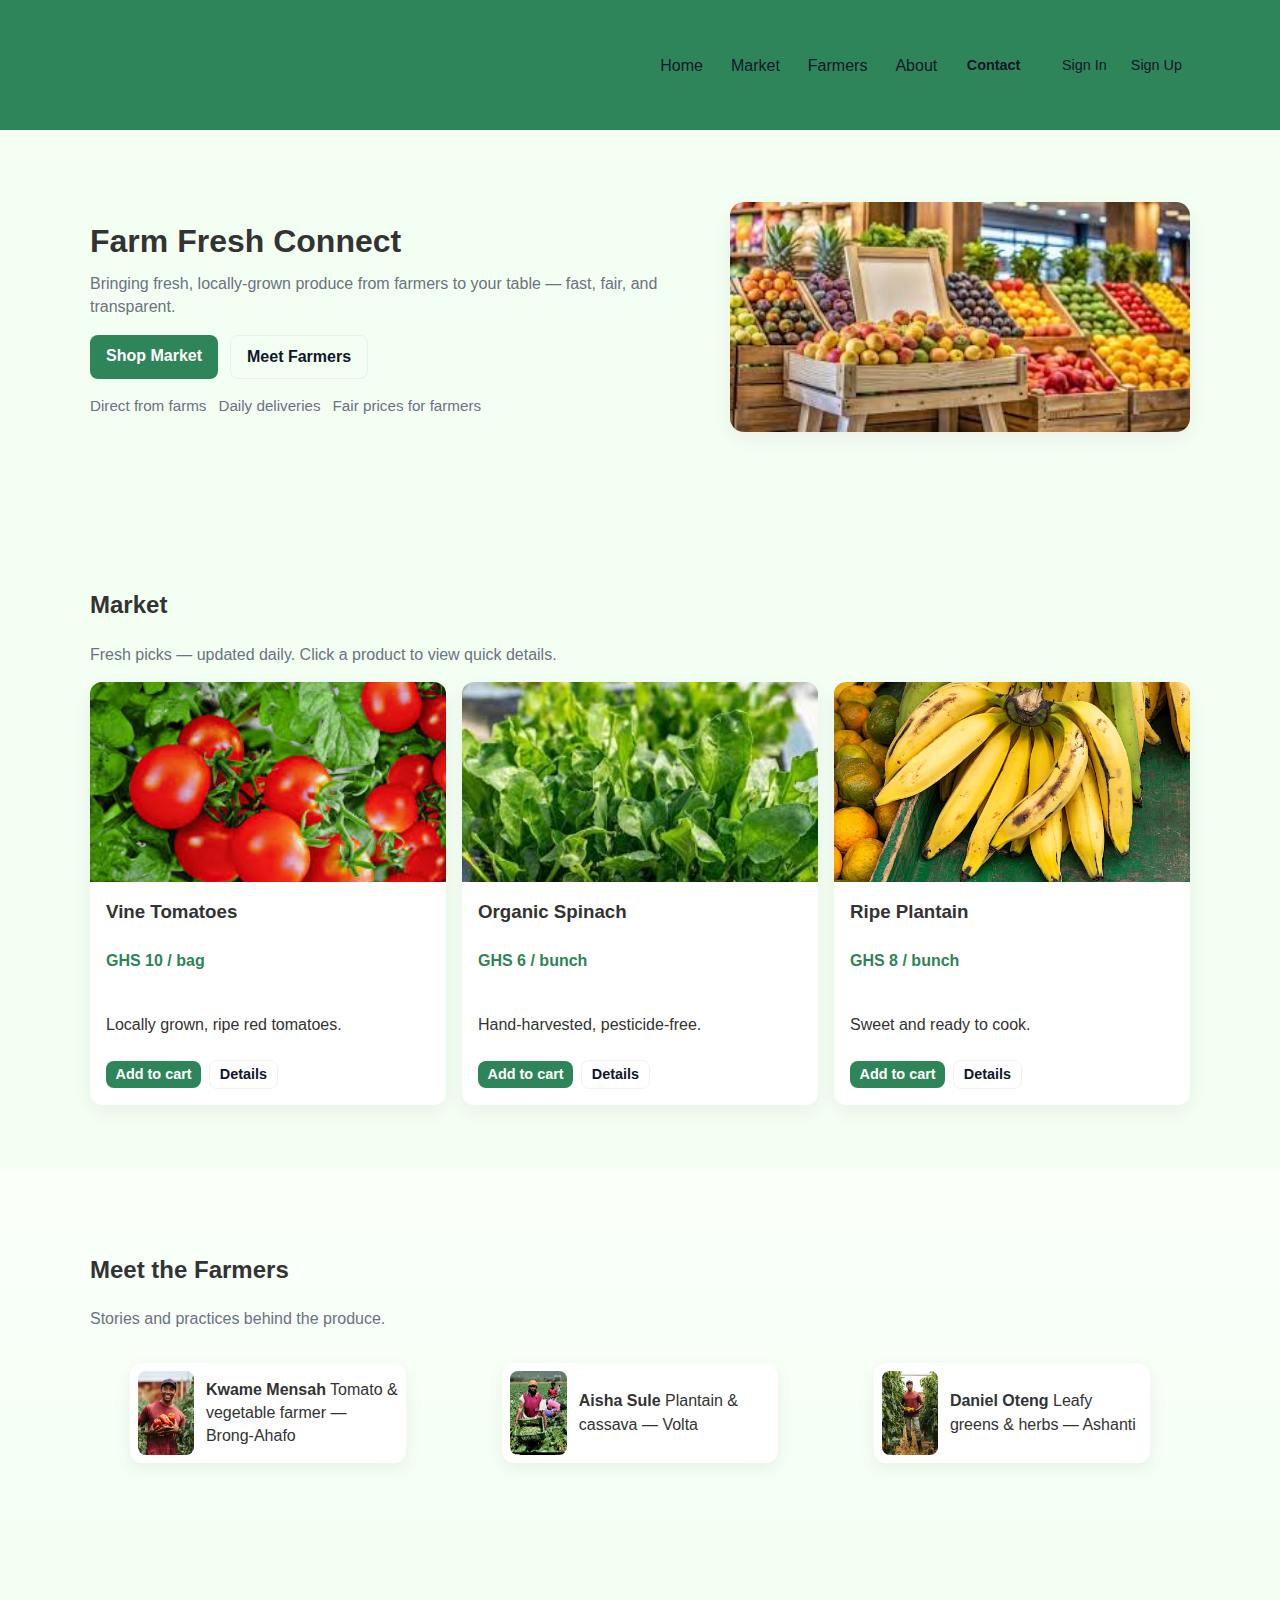
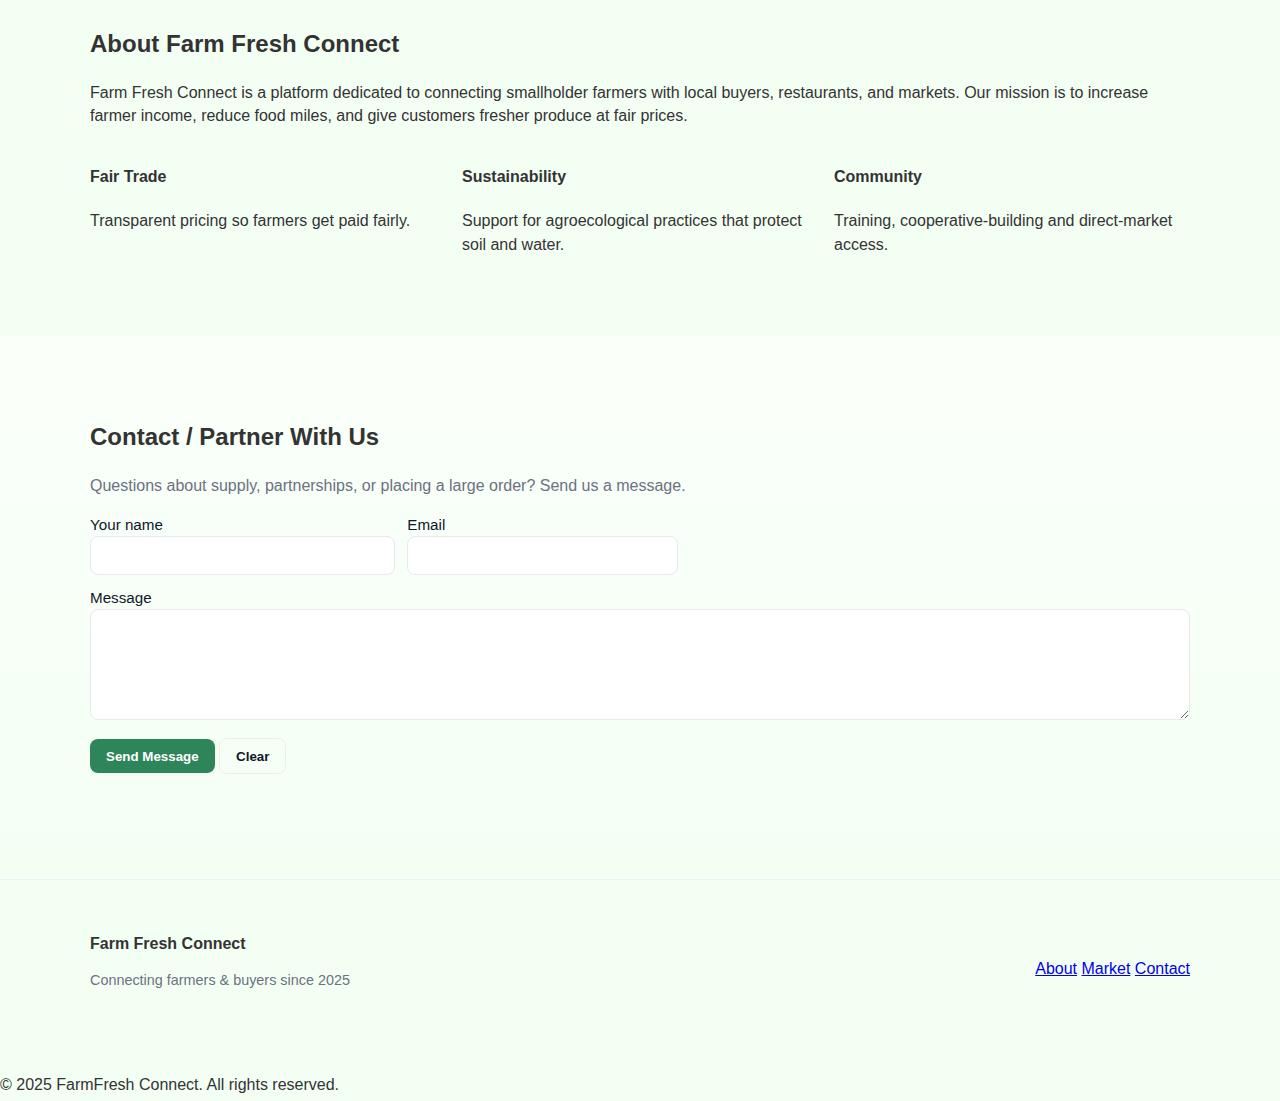
<file: FarmFreshConnect/index.html>
<!doctype html>
<html lang="en">
<head>
  <meta charset="utf-8" />
  <meta name="viewport" content="width=device-width,initial-scale=1" />
  <title>Farm Fresh Connect</title>
  <meta name="description" content="Connects local farmers and buyers — fresh produce delivered directly from the farm." />
  <link rel="stylesheet" href="styles.css" />
</head>
<body>
  <header class="site-header">
    <div class="container header-inner">
      <a class="brand" href="#">Farm Fresh Connect</a>
      <nav class="nav" id="nav">
        <a href="#home">Home</a>
        <a href="#market">Market</a>
        <a href="#farmers">Farmers</a>
        <a href="#about">About</a>
        <a href="#contact" class="btn small">Contact</a>

        <div class="auth-buttons">
            <a href="signin.html" class="button small ghost">Sign In</a>
            <a href="signup.html" class="button small">Sign Up</a>
        </div>
      </nav>

      <button id="nav-toggle" aria-label="Toggle navigation" class="nav-toggle">
        ☰
      </button>
    </div>
  </header>

  <main>
    <!-- HERO -->
    <section id="home" class="hero">
      <div class="container hero-grid">
        <div class="hero-copy">
          <h1>Farm Fresh Connect</h1>
          <p>Bringing fresh, locally-grown produce from farmers to your table — fast, fair, and transparent.</p>
          <div class="hero-cta">
            <a href="#market" class="btn">Shop Market</a>
            <a href="#farmers" class="btn ghost">Meet Farmers</a>
          </div>

          <ul class="trust-list">
            <li>Direct from farms</li>
            <li>Daily deliveries</li>
            <li>Fair prices for farmers</li>
          </ul>
        </div>

        <div class="hero-media" aria-hidden="false">
          <img src="04.jpeg" alt="Fresh produce in crates"/>
        </div>
      </div>
    </section>

    <!-- MARKET / PRODUCTS -->
    <section id="market" class="section">
      <div class="container">
        <h2>Market</h2>
        <p class="muted">Fresh picks — updated daily. Click a product to view quick details.</p>

        <div id="product-grid" class="product-grid">
          <!-- Example product card template -->
          <article class="product-card" data-id="1">
            <img src="01.jpeg" alt="Tomatoes" />
            <div class="card-body">
              <h3>Vine Tomatoes</h3>
              <p class="price">GHS 10 / bag</p>
              <p class="card-desc">Locally grown, ripe red tomatoes.</p>
              <div class="card-actions">
                <button class="btn small add-cart">Add to cart</button>
                <button class="btn ghost small view-details">Details</button>
              </div>
            </div>
          </article>

          <article class="product-card" data-id="2">
            <img src="02.jpeg" alt="Leafy greens" />
            <div class="card-body">
              <h3>Organic Spinach</h3>
              <p class="price">GHS 6 / bunch</p>
              <p class="card-desc">Hand-harvested, pesticide-free.</p>
              <div class="card-actions">
                <button class="btn small add-cart">Add to cart</button>
                <button class="btn ghost small view-details">Details</button>
              </div>
            </div>
          </article>

          <article class="product-card" data-id="3">
            <img src="03.jpeg" alt="Plantains" />
            <div class="card-body">
              <h3>Ripe Plantain</h3>
              <p class="price">GHS 8 / bunch</p>
              <p class="card-desc">Sweet and ready to cook.</p>
              <div class="card-actions">
                <button class="btn small add-cart">Add to cart</button>
                <button class="btn ghost small view-details">Details</button>
              </div>
            </div>
          </article>

        </div>
      </div>
    </section>

    <!-- FARMERS -->
    <section id="farmers" class="section alt">
      <div class="container">
        <h2>Meet the Farmers</h2>
        <p class="muted">Stories and practices behind the produce.</p>

        <div class="farmers-grid">
          <figure class="farmer">
            <img src="07.jpeg" alt="Farmer portrait"/>
            <figcaption>
              <strong>Kwame Mensah</strong>
              <span>Tomato & vegetable farmer — Brong-Ahafo</span>
            </figcaption>
          </figure>

          <figure class="farmer">
            <img src="05.jpeg" alt="Farmer portrait"/>
            <figcaption>
              <strong>Aisha Sule</strong>
              <span>Plantain & cassava — Volta</span>
            </figcaption>
          </figure>

          <figure class="farmer">
            <img src="06.jpeg" alt="Farmer portrait"/>
            <figcaption>
              <strong>Daniel Oteng</strong>
              <span>Leafy greens & herbs — Ashanti</span>
            </figcaption>
          </figure>
        </div>
      </div>
    </section>

    <!-- ABOUT -->
    <section id="about" class="section">
      <div class="container narrow">
        <h2>About Farm Fresh Connect</h2>
        <p>Farm Fresh Connect is a platform dedicated to connecting smallholder farmers with local buyers, restaurants, and markets. Our mission is to increase farmer income, reduce food miles, and give customers fresher produce at fair prices.</p>

        <div class="values">
          <div>
            <h4>Fair Trade</h4>
            <p>Transparent pricing so farmers get paid fairly.</p>
          </div>
          <div>
            <h4>Sustainability</h4>
            <p>Support for agroecological practices that protect soil and water.</p>
          </div>
          <div>
            <h4>Community</h4>
            <p>Training, cooperative-building and direct-market access.</p>
          </div>
        </div>
      </div>
    </section>

    <!-- CONTACT -->
    <section id="contact" class="section alt">
      <div class="container narrow">
        <h2>Contact / Partner With Us</h2>
        <p class="muted">Questions about supply, partnerships, or placing a large order? Send us a message.</p>

        <form id="contact-form" class="contact-form" novalidate>
          <div class="form-row">
            <label>
              Your name
              <input type="text" name="name" id="name" required />
            </label>

            <label>
              Email
              <input type="email" name="email" id="email" required />
            </label>
          </div>

          <label>
            Message
            <textarea name="message" id="message" rows="5" required></textarea>
          </label>

          <div class="form-actions">
            <button type="submit" class="btn">Send Message</button>
            <button type="button" id="clear-btn" class="btn ghost">Clear</button>
          </div>

          <p id="form-status" class="muted small" aria-live="polite"></p>
        </form>
      </div>
    </section>
  </main>

  <footer class="site-footer">
    <div class="container footer-inner">
      <div>
        <strong>Farm Fresh Connect</strong>
        <p class="muted small">Connecting farmers & buyers since 2025</p>
      </div>

      <div class="footer-links">
        <a href="#about">About</a>
        <a href="#market">Market</a>
        <a href="#contact">Contact</a>
      </div>
    </div>
  </footer>

  <footer>
    <p>© 2025 FarmFresh Connect. All rights reserved.</p>
  </footer>

  <script src="app.js"></script>
</body>
</html>
</file>
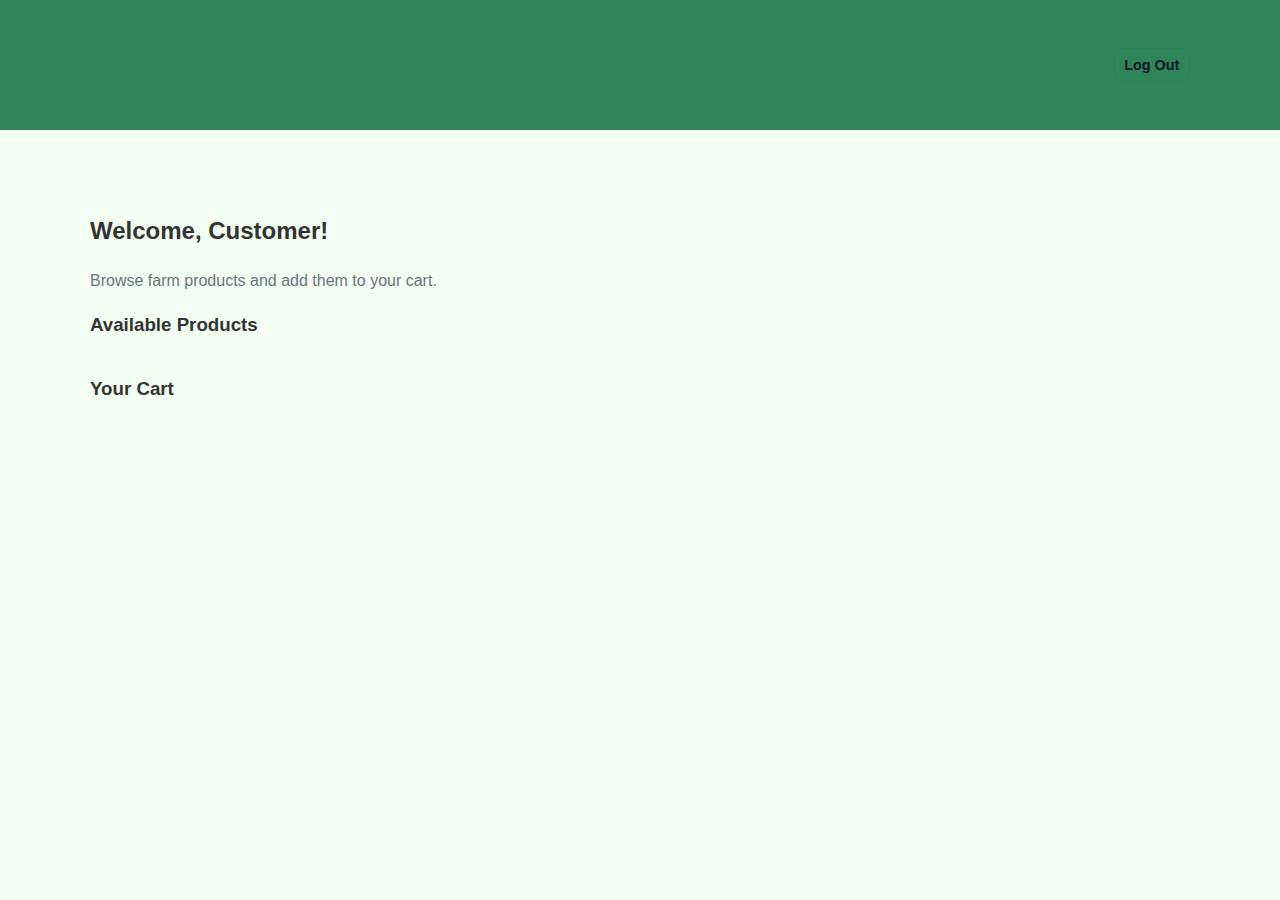
<file: FarmFreshConnect/customer.html>
<!doctype html>
<html lang="en">
<head>
  <meta charset="utf-8" />
  <meta name="viewport" content="width=device-width,initial-scale=1" />
  <title>Customer Dashboard - Farm Fresh Connect</title>
  <link rel="stylesheet" href="styles.css" />
</head>
<body>
  <header class="site-header">
    <div class="container header-inner">
      <a class="brand" href="index.html">Farm Fresh Connect</a>
      <a href="signin.html" class="btn small ghost">Log Out</a>
    </div>
  </header>

  <main>
    <section class="section">
      <div class="container">
        <h2>Welcome, Customer!</h2>
        <p class="muted">Browse farm products and add them to your cart.</p>

        <h3>Available Products</h3>
        <div id="product-list" class="product-grid"></div>

        <h3>Your Cart</h3>
        <div id="cart-list" class="cart-grid"></div>
        <p id="cart-total" class="muted"></p>
      </div>
    </section>
  </main>

  <script src="customer.js"></script>
</body>
</html>
</file>
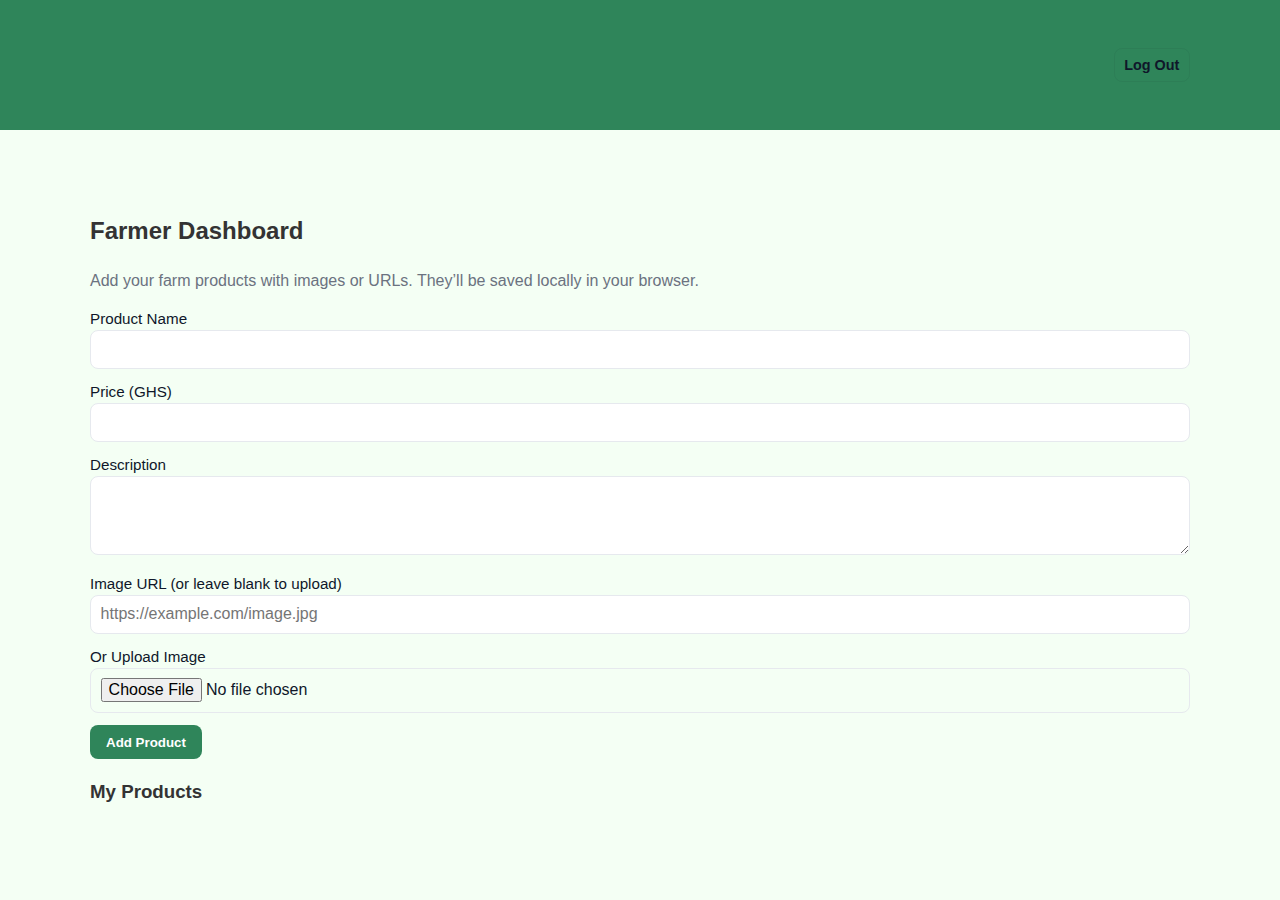
<file: FarmFreshConnect/farmer.html>
<!doctype html>
<html lang="en">
<head>
  <meta charset="utf-8" />
  <meta name="viewport" content="width=device-width,initial-scale=1" />
  <title>Farmer Dashboard - Farm Fresh Connect</title>
  <link rel="stylesheet" href="styles.css" />
</head>
<body>
  <header class="site-header">
    <div class="container header-inner">
      <a class="brand" href="index.html">Farm Fresh Connect</a>
      <a href="signin.html" class="btn small ghost">Log Out</a>
    </div>
  </header>

  <main>
    <section class="section">
      <div class="container narrow">
        <h2>Farmer Dashboard</h2>
        <p class="muted">Add your farm products with images or URLs. They’ll be saved locally in your browser.</p>

        <form id="farmer-form" class="contact-form">
          <label>
            Product Name
            <input type="text" id="product-name" required />
          </label>

          <label>
            Price (GHS)
            <input type="number" id="product-price" required />
          </label>

          <label>
            Description
            <textarea id="product-desc" rows="3" required></textarea>
          </label>

          <label>
            Image URL (or leave blank to upload)
            <input type="url" id="product-img-url" placeholder="https://example.com/image.jpg" />
          </label>

          <label>
            Or Upload Image
            <input type="file" id="product-img-file" accept="image/*" />
          </label>

          <div class="form-actions">
            <button type="submit" class="btn">Add Product</button>
          </div>
        </form>

        <h3>My Products</h3>
        <div id="product-list" class="product-grid"></div>
      </div>
    </section>
  </main>

  <script src="farmer.js"></script>
</body>
</html>
</file>
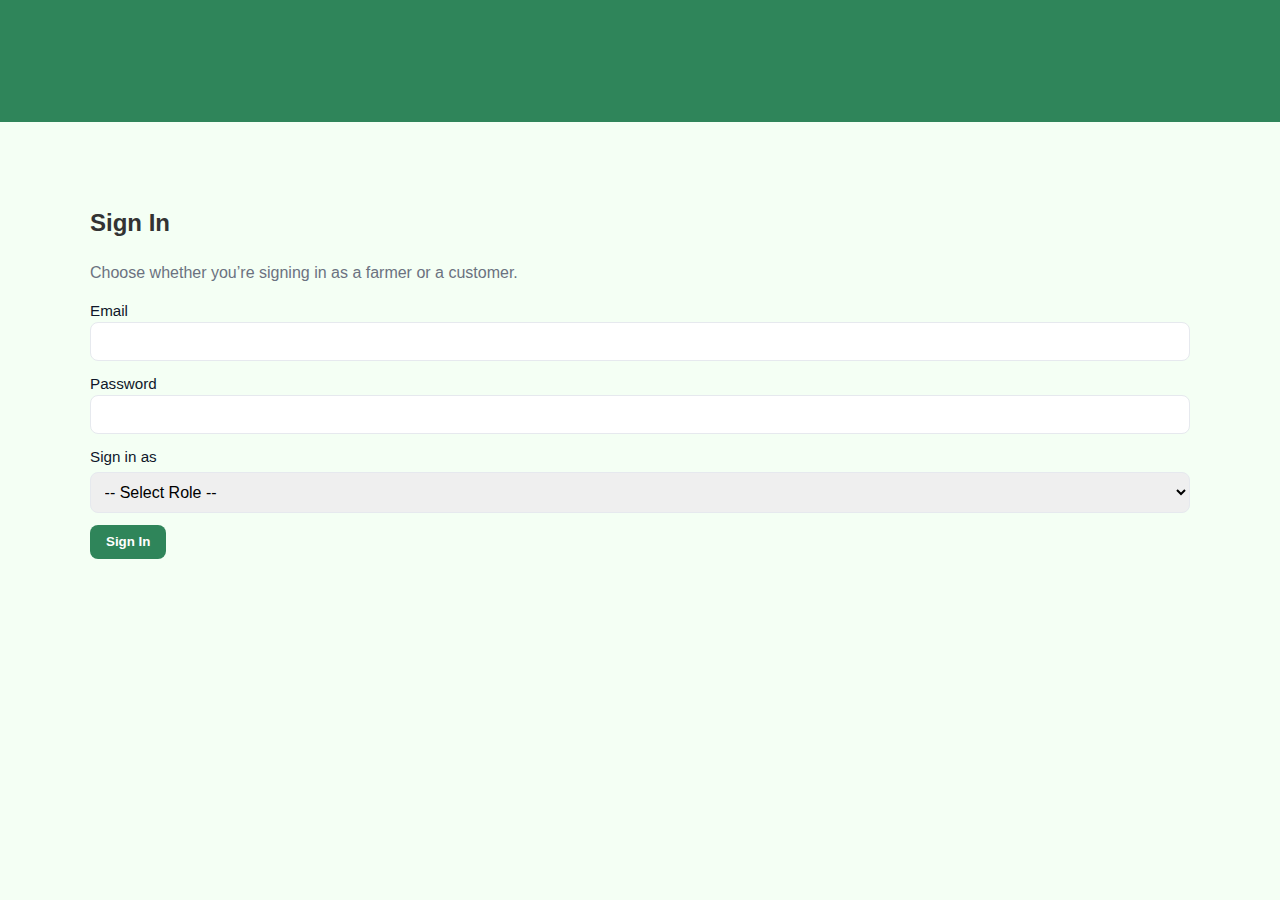
<file: FarmFreshConnect/signin.html>
<!doctype html>
<html lang="en">
<head>
  <meta charset="utf-8"/>
  <meta name="viewport" content="width=device-width,initial-scale=1"/>
  <title>Sign In - Farm Fresh Connect</title>
  <link rel="stylesheet" href="styles.css"/>
</head>
<body>
  <header class="site-header">
    <div class="container header-inner">
      <a class="brand" href="index.html">Farm Fresh Connect</a>
    </div>
  </header>

  <main>
    <section class="section">
      <div class="container narrow">
        <h2>Sign In</h2>
        <p class="muted">Choose whether you’re signing in as a farmer or a customer.</p>

        <form id="signin-form" class="contact-form" novalidate>
          <label>
            Email
            <input type="email" id="email" required>
          </label>

          <label>
            Password
            <input type="password" id="password" required>
          </label>

          <label>
            Sign in as
            <select id="role" required>
              <option value="">-- Select Role --</option>
              <option value="farmer">Farmer</option>
              <option value="customer">Customer</option>
            </select>
          </label>

          <div class="form-actions">
            <button type="submit" class="btn">Sign In</button>
          </div>
          <p id="signin-status" class="muted small" aria-live="polite"></p>
        </form>
      </div>
    </section>
  </main>

  <script>
    document.getElementById('signin-form').addEventListener('submit', (e) => {
      e.preventDefault();
      const role = document.getElementById('role').value;
      const status = document.getElementById('signin-status');

      if (!role) {
        status.textContent = 'Please select a role.';
        status.style.color = 'crimson';
        return;
      }

      // Simulate login success
      status.textContent = 'Signing in...';

      setTimeout(() => {
        if (role === 'farmer') {
          window.location.href = 'farmer.html';
        } else {
          window.location.href = 'customer.html';
        }
      }, 800);
    });
  </script>
</body>
</html>
</file>
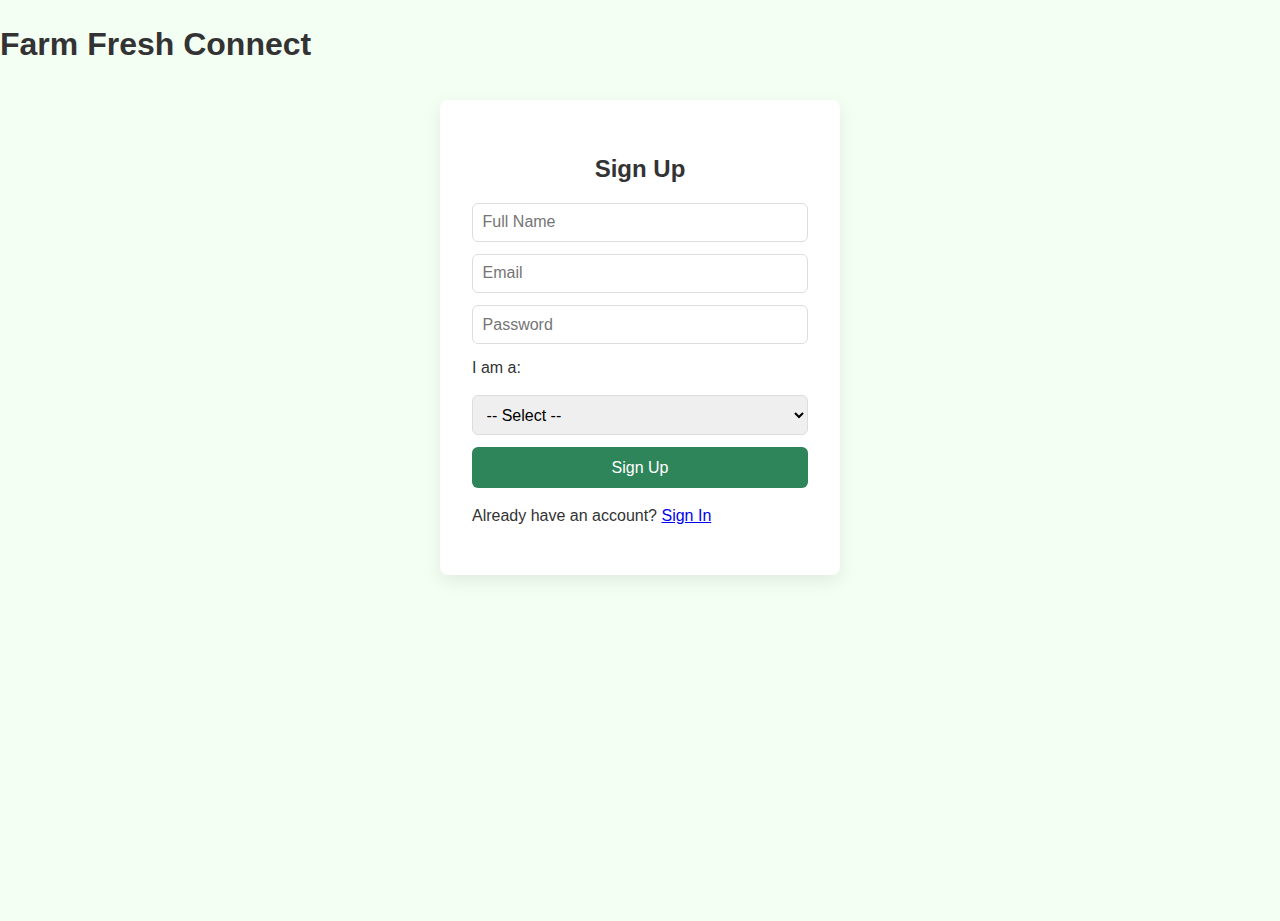
<file: FarmFreshConnect/signup.html>
<!DOCTYPE html>
<html lang="en">
<head>
    <meta charset="UTF-8">
    <meta name="viewport" content="width=device-width, initial-scale=1.0">
    <title>Sign Up - Farm Fresh Connect</title>
    <link rel="stylesheet" href="styles.css">
</head>
<body>
 <header>
    <h1>Farm Fresh Connect</h1>
  </header>

  <section class="auth-form">
    <h2>Sign Up</h2>
    <form id="signupForm">
      <input type="text" placeholder="Full Name" required>
      <input type="email" placeholder="Email" required>
      <input type="password" placeholder="Password" required>

      <!-- Role Selection -->
      <label for="role">I am a:</label>
      <select id="role" name="role" required>
        <option value="">-- Select --</option>
        <option value="farmer">Farmer</option>
        <option value="customer">Customer</option>
      </select>

      <button type="submit">Sign Up</button>
    </form>
    <p>Already have an account? <a href="signin.html">Sign In</a></p>
  </section>

  <script>
    const signupForm = document.getElementById('signupForm');
    signupForm.addEventListener('submit', function(event) {
      event.preventDefault();
      const role = document.getElementById('role').value;

      if (role === "farmer") {
        window.location.href = "farmer.html"; // Redirect to farmer page
      } else if (role === "customer") {
        window.location.href = "customer.html"; // Redirect to customer page
      } else {
        alert("Please select a role before signing up.");
      }
    });
  </script>
</body>
</html>   
</body>
</html>
</file>
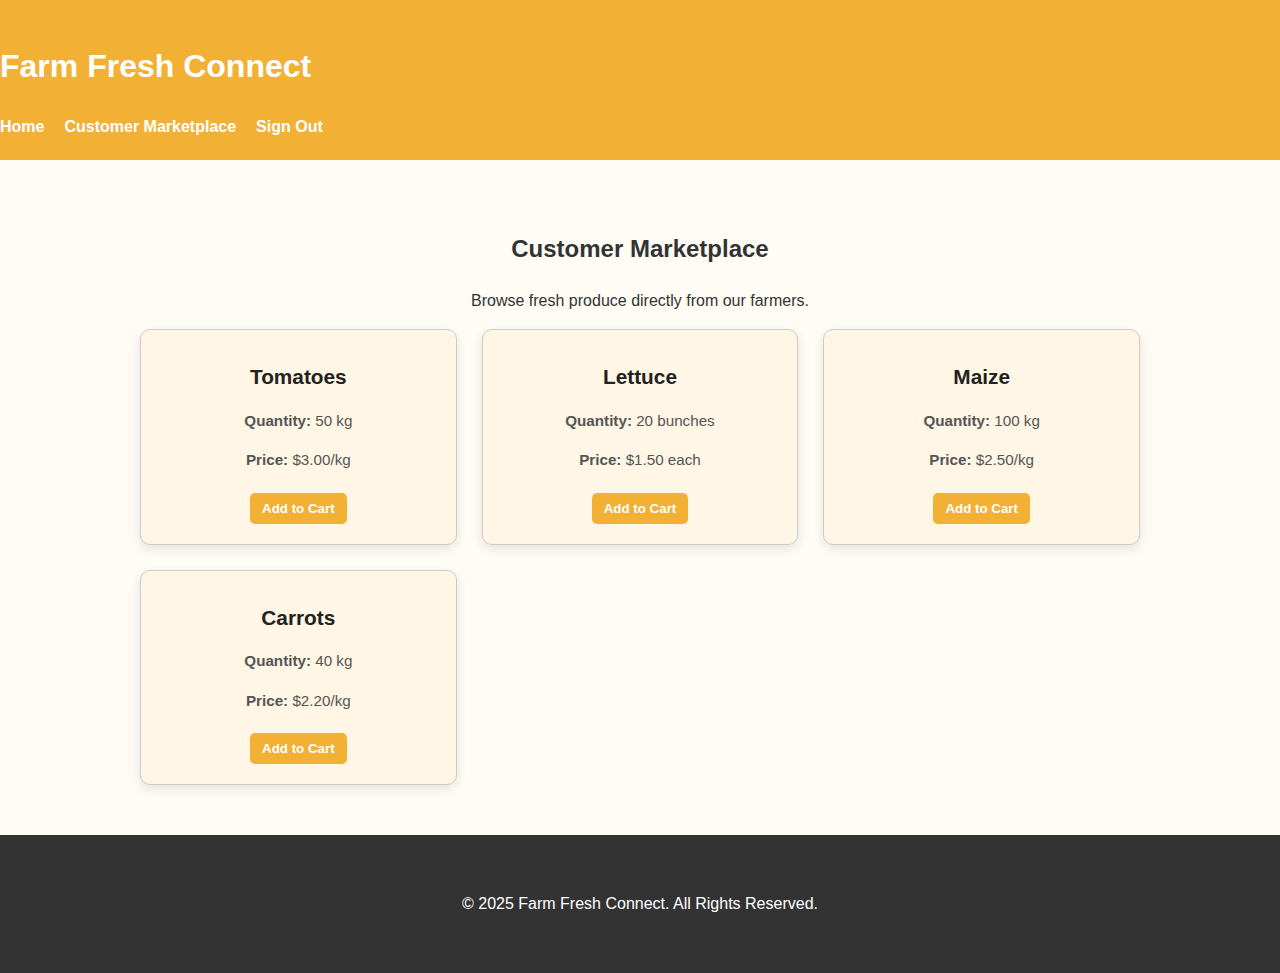
<file: Golden harvest farm/customer.html>
<!DOCTYPE html>
<html lang="en">
<head>
  <meta charset="UTF-8">
  <meta name="viewport" content="width=device-width, initial-scale=1.0">
  <title>Customer Marketplace - Farm Fresh Connect</title>
  <link rel="stylesheet" href="style.css">
</head>
<body>
  <header>
    <h1>Farm Fresh Connect</h1>
    <nav>
      <ul>
        <li><a href="index.html">Home</a></li>
        <li><a href="customer.html">Customer Marketplace</a></li>
        <li><a href="signin.html">Sign Out</a></li>
      </ul>
    </nav>
  </header>

  <section class="marketplace">
    <h2>Customer Marketplace</h2>
    <p>Browse fresh produce directly from our farmers.</p>

    <!-- Produce List -->
    <div class="product-grid" id="marketProduce">
      <!-- Items will be displayed here -->
    </div>
  </section>

  <footer>
    <p>&copy; 2025 Farm Fresh Connect. All Rights Reserved.</p>
  </footer>

  <script>
    // Sample produce (later replace with farmer data)
    const sampleProduce = [
      { name: "Tomatoes", qty: "50 kg", price: "3.00/kg" },
      { name: "Lettuce", qty: "20 bunches", price: "1.50 each" },
      { name: "Maize", qty: "100 kg", price: "2.50/kg" },
      { name: "Carrots", qty: "40 kg", price: "2.20/kg" }
    ];

    const marketProduceDiv = document.getElementById('marketProduce');

    sampleProduce.forEach(item => {
      const card = document.createElement('div');
      card.classList.add('product-card');
      card.innerHTML = `
        <h3>${item.name}</h3>
        <p><strong>Quantity:</strong> ${item.qty}</p>
        <p><strong>Price:</strong> $${item.price}</p>
        <button>Add to Cart</button>
      `;
      marketProduceDiv.appendChild(card);
    });
  </script>
</body>
</html>
</file>
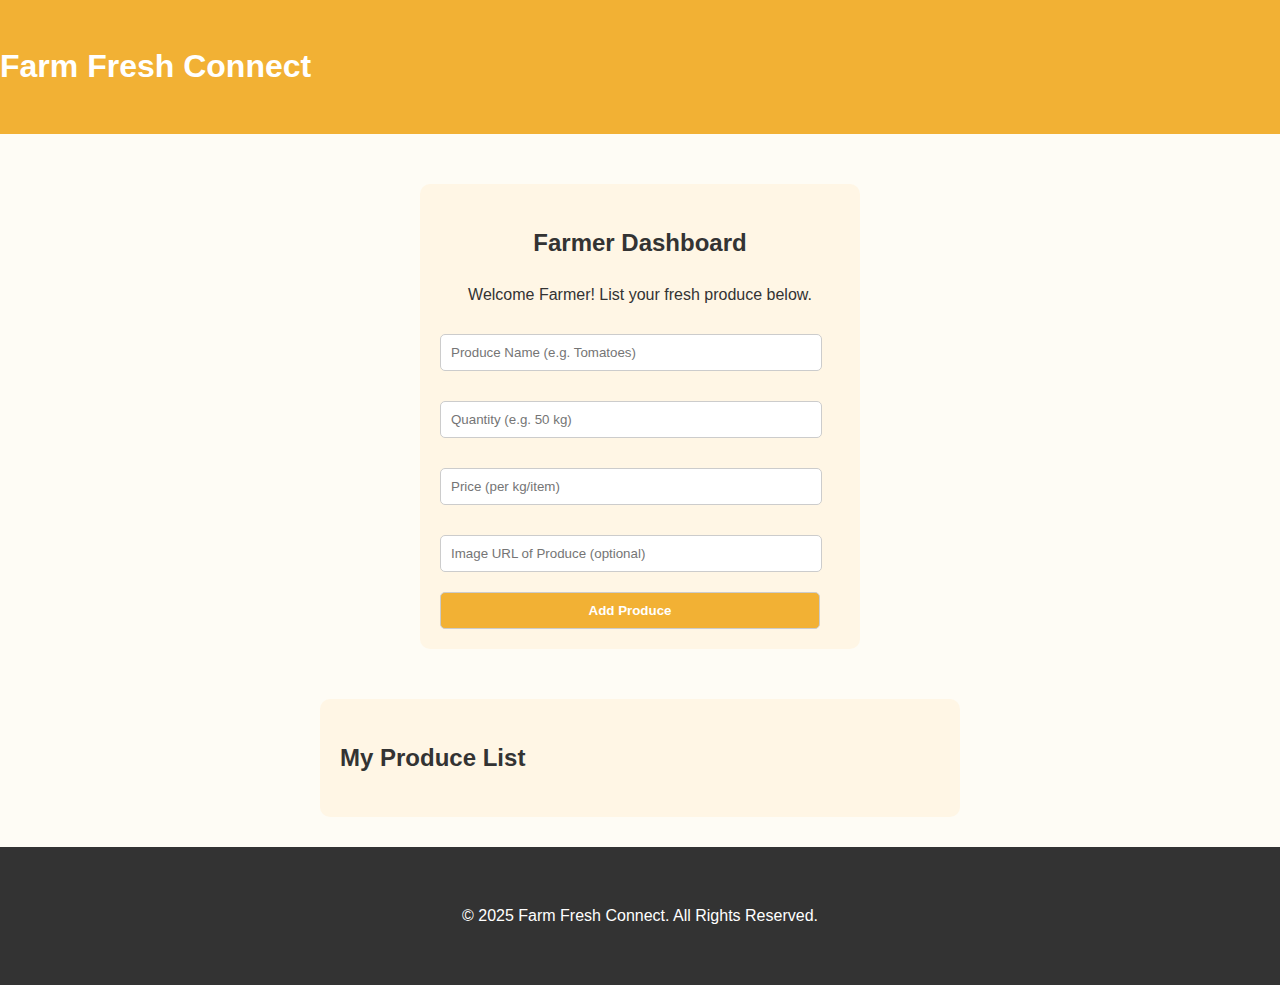
<file: Golden harvest farm/farmer.html>
<!DOCTYPE html>
<html lang="en">
<head>
  <meta charset="UTF-8">
  <meta name="viewport" content="width=device-width, initial-scale=1.0">
  <title>Farmer Dashboard - Farm Fresh Connect</title>
  <link rel="stylesheet" href="style.css">
</head>
<body>
  <header>
    <h1>Farm Fresh Connect</h1>
  </header>

  <section class="auth-form">
    <h2 id="welcomeMessage">Farmer Dashboard</h2>
    <p>Welcome Farmer! List your fresh produce below.</p>

    <!-- Produce Form -->
    <form id="produceForm">
      <input type="text" id="produceName" placeholder="Produce Name (e.g. Tomatoes)" required>
      <input type="number" id="produceQuantity" placeholder="Quantity (e.g. 50 kg)" required>
      <input type="text" id="producePrice" placeholder="Price (per kg/item)" required>
      <input type="url" id="produceImage" placeholder="Image URL of Produce (optional)">
      <button type="submit">Add Produce</button>
    </form>
  </section>

  <!-- Produce List -->
  <section class="product-list">
    <h2>My Produce List</h2>
    <div id="produceList" class="product-grid"></div>
  </section>

  <footer>
    <p>&copy; 2025 Farm Fresh Connect. All Rights Reserved.</p>
  </footer>

  <script>
  const form = document.getElementById('produceForm');
  const produceList = document.getElementById('produceList');

  // Load saved produce if any
  let products = JSON.parse(localStorage.getItem("products")) || [];

  function displayProducts() {
    produceList.innerHTML = "";
    products.forEach((product, index) => {
      const card = document.createElement('div');
      card.classList.add('product-card');
      card.innerHTML = `
        <img src="${product.image}" alt="${product.name}" class="produce-img">
        <h3>${product.name}</h3>
        <p><strong>Quantity:</strong> ${product.quantity}</p>
        <p><strong>Price:</strong> $${product.price}</p>
        <button onclick="editProduct(${index})">✏ Edit</button>
        <button onclick="deleteProduct(${index})">🗑 Delete</button>
      `;
      produceList.appendChild(card);
    });
  }

  displayProducts();

  // Add new produce
  form.addEventListener('submit', function(event) {
    event.preventDefault();

    const product = {
      name: document.getElementById('produceName').value,
      quantity: document.getElementById('produceQuantity').value,
      price: document.getElementById('producePrice').value,
      image: document.getElementById('produceImage').value || "https://via.placeholder.com/150"
    };

    products.push(product);
    localStorage.setItem("products", JSON.stringify(products));

    displayProducts();
    form.reset();
  });

  // Delete a product
  function deleteProduct(index) {
    products.splice(index, 1);
    localStorage.setItem("products", JSON.stringify(products));
    displayProducts();
  }

  // Edit a product
  function editProduct(index) {
    const product = products[index];

    // Fill form with existing data
    document.getElementById('produceName').value = product.name;
    document.getElementById('produceQuantity').value = product.quantity;
    document.getElementById('producePrice').value = product.price;
    document.getElementById('produceImage').value = product.image;

    // Remove old product before saving again
    products.splice(index, 1);
    localStorage.setItem("products", JSON.stringify(products));
    displayProducts();
  }
</script>
</body>
</html>
</file>
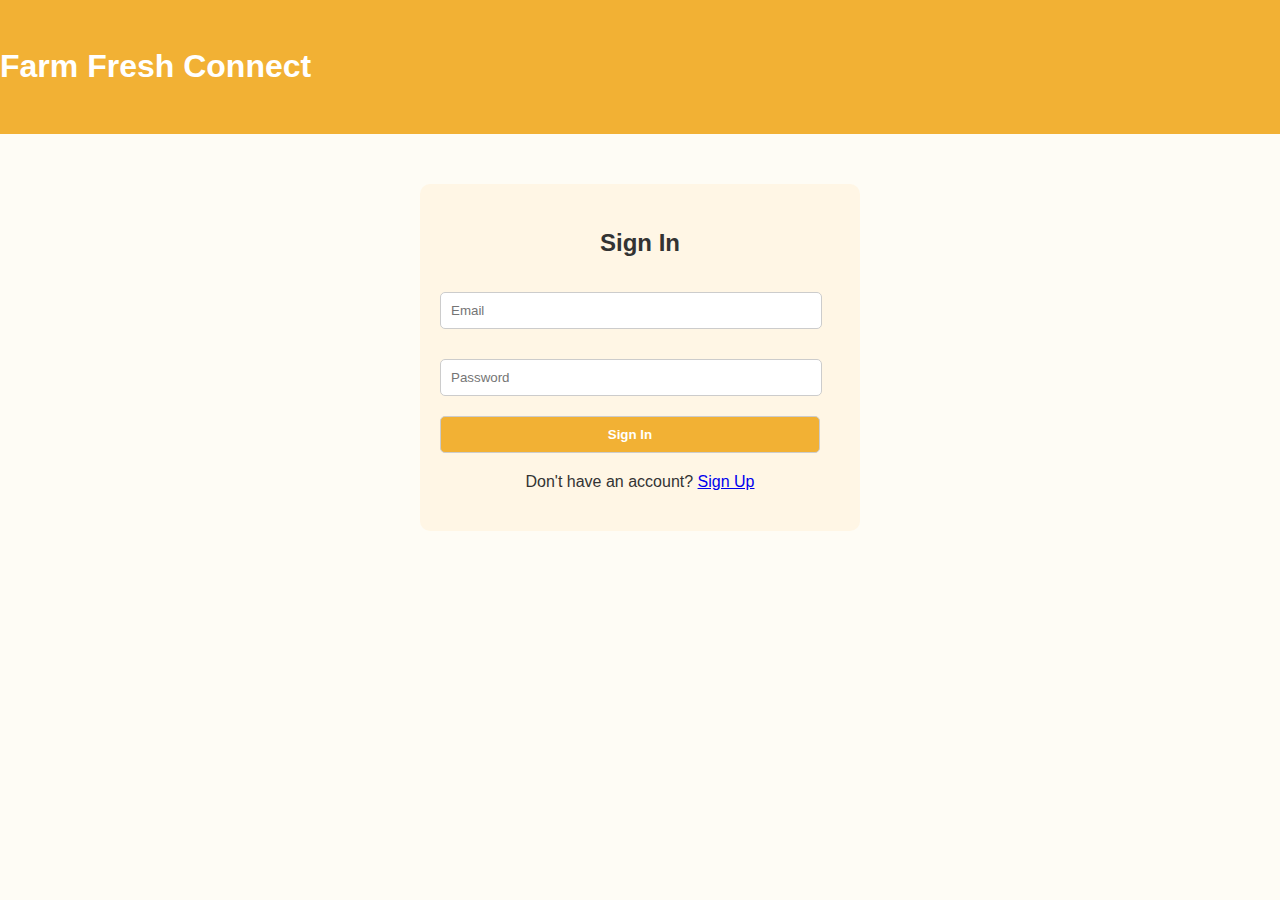
<file: Golden harvest farm/signin.html>
<!DOCTYPE html>
<html lang="en">
<head>
  <meta charset="UTF-8">
  <meta name="viewport" content="width=device-width, initial-scale=1.0">
  <title>Sign In - Farm Fresh Connect</title>
  <link rel="stylesheet" href="style.css">
</head>
<body>
  <header>
    <h1>Farm Fresh Connect</h1>
  </header>
  <section class="auth-form">
    <h2>Sign In</h2>
    <form id="signinForm">
      <input type="email" id="signinEmail" placeholder="Email" required>
      <input type="password" id="signinPassword" placeholder="Password" required>
      <button type="submit">Sign In</button>
    </form>
    <p>Don't have an account? <a href="signup.html">Sign Up</a></p>
  </section>

<script>
  const form = document.querySelector("form");

  form.addEventListener("submit", function(event) {
    event.preventDefault();

    const email = form.querySelector("input[type='email']").value;
    const password = form.querySelector("input[type='password']").value;

    const storedEmail = localStorage.getItem("email");
    const storedPassword = localStorage.getItem("password");
    const role = localStorage.getItem("role");

    if (email === storedEmail && password === storedPassword) {
      alert("Sign in successful!");
      if (role === "farmer") {
        window.location.href = "farmer.html";
      } else {
        window.location.href = "customer.html";
      }
    } else {
      alert("Invalid email or password!");
    }
  });
</script>
</body>
</html>
</file>
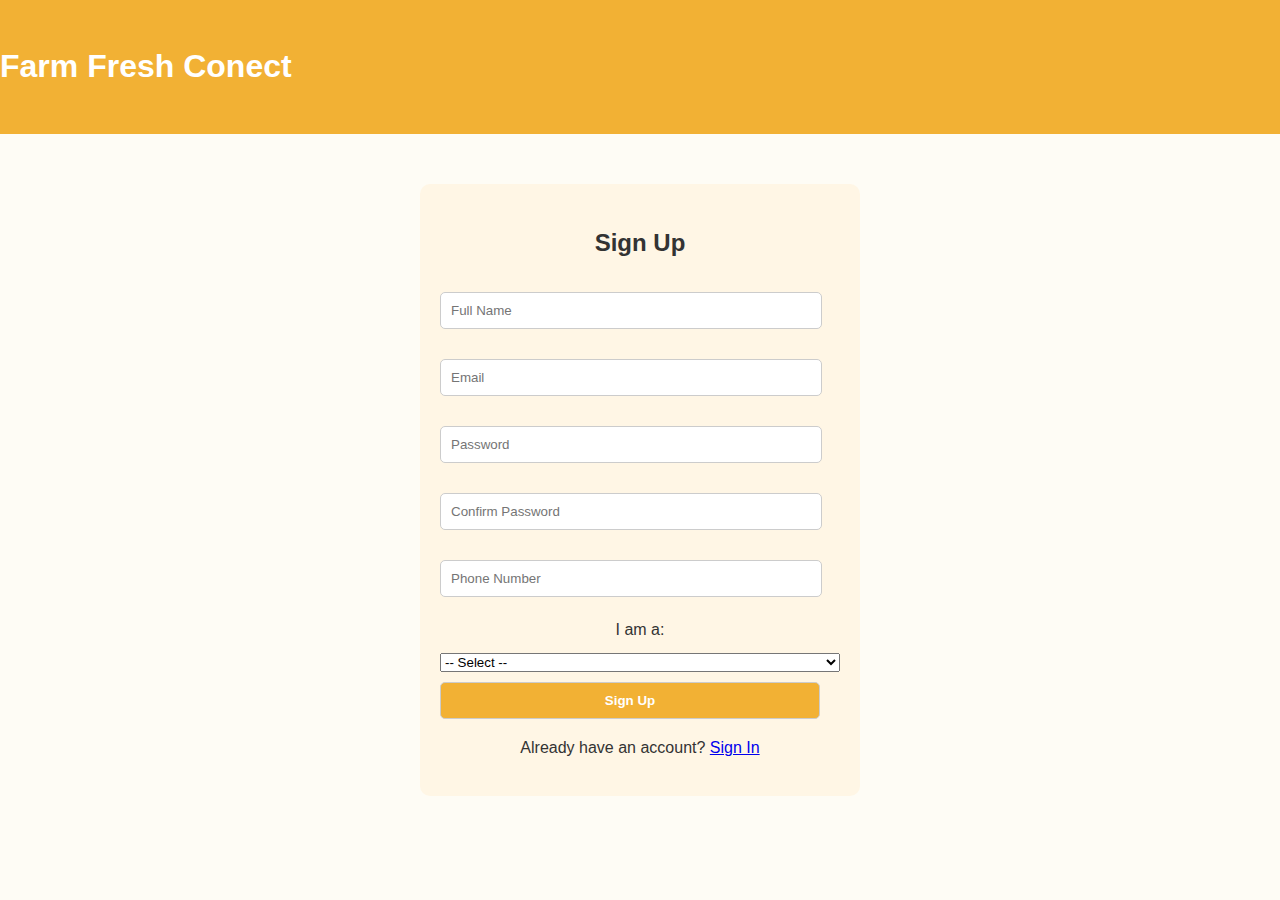
<file: Golden harvest farm/signup.html>
<!DOCTYPE html>
<html lang="en">
<head>
  <meta charset="UTF-8">
  <meta name="viewport" content="width=device-width, initial-scale=1.0">
  <title>Sign Up - Farm Fresh Connect</title>
  <link rel="stylesheet" href="style.css">
</head>
<body>
  <header>
    <h1>Farm Fresh Conect</h1>
  </header>
  <section class="auth-form">
    <h2>Sign Up</h2>
    <form id="signupForm">
      <input type="text" id="fullName" placeholder="Full Name" required>
      <input type="email" id="email" placeholder="Email" required>
      <input type="password" id="password" placeholder="Password" required>
      <input type="confirm password" id="confirm password"  placeholder="Confirm Password" required>
      <input type="number" id="phone number"  placeholder="Phone Number" required>


      <!-- User Role Selection -->
      <label for="role">I am a:</label>
      <select id="role" name="role" required>
        <option value="">-- Select --</option>
        <option value="farmer">Farmer</option>
        <option value="customer">Customer</option>
      </select>

      <button type="submit">Sign Up</button>
    </form>
    <p>Already have an account? <a href="signin.html">Sign In</a></p>
  </section>

<script>
  const form = document.querySelector("form");

  form.addEventListener("submit", function(event) {
    event.preventDefault();

    const fullName = form.querySelector("input[placeholder='Full Name']").value;
    const email = form.querySelector("input[placeholder='Email']").value;
    const password = form.querySelector("input[placeholder='Password']").value;
    const  confirm password = form.querySelector("input[placeholder='Confirm Password']").value;
    const number = form.querySelector("input[placeholder='Phone Number']").value;
    const role = document.getElementById("role").value;

    if (!role) {
      alert("Please select Farmer or Customer");
      return;
    }

    // Save user data
    localStorage.setItem("fullName", fullName);
    localStorage.setItem("email", email);
    localStorage.setItem("password", password); // ⚠ Not secure in real apps
    localStorage.setItem("role", role);

    alert("Sign up successful!");

    // Redirect based on role
    if (role === "farmer") {
      window.location.href = "farmer.html";
    } else {
      window.location.href = "customer.html";
    }
  });
</script>
</body>
</html>
</file>
<file: FarmFreshConnect/styles.css>
/* Farm Fresh Connect - styles.css
   Mobile-first, simple variables, responsive layout
*/

/* Variables */
:root{
  --max-w: 1100px;
  --accent: #2f855a; /* green */
  --accent-2: #68d391;
  --muted: #6b7280;
  --bg: #fbfdfb;
  --card: #ffffff;
  --radius: 10px;
  --gap: 1rem;
  --shadow: 0 6px 18px rgba(16,24,40,0.06);
  --txt: #0f172a;
  --glass: rgba(255,255,255,0.6);
  font-family: Inter, system-ui, -apple-system, "Segoe UI", Roboto, "Helvetica Neue", Arial;
}

*{box-sizing:border-box}
html,body{height:100%}
body{
  margin:0;
  background: linear-gradient(180deg,#f8fff8 0%, var(--bg) 100%);
  color:var(--txt);
  -webkit-font-smoothing:antialiased;
  -moz-osx-font-smoothing:grayscale;
  line-height:1.45;
  font-size:16px;
}

/* layout container */
.container{
  width: calc(100% - 2rem);
  max-width: var(--max-w);
  margin: 0 auto;
  padding: 2rem 0;
}

/* header */
.site-header{
  background: transparent;
  position: sticky;
  top:0;
  z-index:50;
  backdrop-filter: blur(6px);
}
.header-inner{
  display:flex;
  align-items:center;
  justify-content:space-between;
  gap:1rem;
}
.brand{
  font-weight:700;
  color:var(--accent);
  text-decoration:none;
  font-size:1.125rem;
}
.nav{
  display:flex;
  gap:0.75rem;
  align-items:center;
}
.nav a{ text-decoration:none; color:var(--txt); padding:0.35rem 0.5rem; border-radius:6px;}
.nav a:hover{ background:var(--glass) }

.nav-toggle{ display:none; border:0; background:transparent; font-size:1.25rem; padding:0.25rem 0.5rem; }

/* buttons */
.btn{
  display:inline-block;
  background:var(--accent);
  color:white;
  padding:0.6rem 1rem;
  border-radius:8px;
  text-decoration:none;
  border:0;
  cursor:pointer;
  font-weight:600;
}
.btn.small{ padding:0.35rem 0.6rem; font-size:0.9rem;}
.btn.ghost{
  background:transparent;
  border:1px solid rgba(15,23,42,0.06);
  color:var(--txt);
}

/* hero */
.hero{
  padding:2.5rem 0;
}
.hero-grid{ display:grid; gap:2rem; align-items:center; grid-template-columns: 1fr; }
.hero-copy h1{ font-size:2rem; margin:0 0 0.5rem; }
.hero-copy p{ margin:0 0 1rem; color:var(--muted) }
.hero-cta{ display:flex; gap:0.75rem; margin-bottom:1rem; }
.trust-list{ list-style:none; padding:0; margin:0; display:flex; gap:0.75rem; color:var(--muted); font-size:0.95rem; }

/* hero media */
.hero-media img{
  width:100%;
  border-radius:14px;
  box-shadow: var(--shadow);
  display:block;
  height:100%;
  object-fit:cover;
  max-height:360px;
}

/* sections */
.section{ padding:2rem 0; }
.section.alt{ background:linear-gradient(180deg, rgba(255,255,255,0.6), transparent); }

/* product grid */
.product-grid{
  display:grid;
  gap:1rem;
  grid-template-columns: 1fr;
  margin-top:1rem;
}
.product-card{
  background:var(--card);
  border-radius:12px;
  overflow:hidden;
  box-shadow: var(--shadow);
  display:flex;
  flex-direction:column;
}
.product-card img{ width:100%; height:200px; object-fit:cover; display:block; }
.card-body{ padding:1rem; display:flex; flex-direction:column; gap:0.5rem; }
.card-body h3{ margin:0; }
.price{ font-weight:700; color:var(--accent); }
.card-actions{ margin-top:auto; display:flex; gap:0.5rem; align-items:center; }

/* farmers */
.farmers-grid{ display:grid; gap:1rem; grid-template-columns: 1fr; margin-top:1rem; }
.farmer{ background:var(--card); border-radius:12px; padding:0.5rem; box-shadow:var(--shadow); display:flex; gap:0.75rem; align-items:center; }
.farmer img{ width:84px; height:84px; object-fit:cover; border-radius:8px; }

/* about values */
.values{ display:grid; gap:1rem; grid-template-columns: 1fr; margin-top:1rem; }

/* contact form */
.contact-form{ display:flex; flex-direction:column; gap:0.75rem; margin-top:1rem; }
.form-row{ display:flex; gap:0.75rem; flex-direction:column; }
.contact-form label{ display:block; font-size:0.95rem; color:var(--txt); }
.contact-form input, .contact-form textarea{
  width:100%; padding:0.6rem; border-radius:8px; border:1px solid #e6e9ee; font-size:1rem;
}

/* footer */
.site-footer{ padding:1.25rem 0; border-top:1px solid #edf2f7; }
.footer-inner{ display:flex; justify-content:space-between; align-items:center; gap:1rem; flex-wrap:wrap; }

/* utilities */
.muted{ color:var(--muted); }
.small{ font-size:0.9rem; }

/* Responsive layout */
@media(min-width:760px){
  .hero-grid{ grid-template-columns: 1fr 460px; gap:2.5rem; }
  .product-grid{ grid-template-columns: repeat(3, 1fr); }
  .farmers-grid{ grid-template-columns: repeat(3, 1fr); }
  .values{ grid-template-columns: repeat(3,1fr); }
  .form-row{ flex-direction:row }
  .nav-toggle{ display:none; }
  .nav{ display:flex; }
}

@media(max-width:759px){
  .nav{ display:none; position:absolute; right:1rem; top:64px; background:white; padding:0.75rem; border-radius:8px; box-shadow:var(--shadow); flex-direction:column;}
  .nav-toggle{ display:block; }
}

.auth-buttons {
  display: flex;
  gap: 0.5rem;
  margin-left: 0.75rem;
}

@media(max-width:759px){
  .auth-buttons {
    flex-direction: column;
    width: 100%;
    margin-top: 0.5rem;
  }
}

select {
  width: 100%;
  padding: 0.6rem;
  border-radius: 8px;
  border: 1px solid #000000;
  font-size: 1rem;
  margin-top: 0.25rem;
} 

select {
  width: 100%;
  padding: 0.6rem;
  border-radius: 8px;
  border: 1px solid #e6e9ee;
  font-size: 1rem;
  margin-top: 0.25rem;
}

body {
  font-family: Arial, sans-serif;
  margin: 0;
  background: #f4fff4;
  color: #333;
}

.site-header {
  background: #2f855a;
  color: white;
  padding: 1rem;
  text-align: center;
}

.auth-form {
  max-width: 400px;
  margin: 2rem auto;
  background: white;
  padding: 2rem;
  border-radius: 8px;
  box-shadow: 0 6px 18px rgba(0,0,0,0.08);
}

.auth-form h2 {
  margin-bottom: 1rem;
  text-align: center;
}

.auth-form form {
  display: flex;
  flex-direction: column;
  gap: 0.75rem;
}

.auth-form input,
.auth-form select {
  padding: 0.6rem;
  font-size: 1rem;
  border: 1px solid #ddd;
  border-radius: 6px;
}

.auth-form button {
  background: #2f855a;
  color: white;
  padding: 0.7rem;
  font-size: 1rem;
  border: none;
  border-radius: 6px;
  cursor: pointer;
}

.auth-form button:hover {
  background: #276749;
}

.switch-link {
  margin-top: 1rem;
  text-align: center;
  font-size: 0.9rem;
}
</file>
<file: Golden harvest farm/style.css>
/* General Styles */
body {
    font-family: Arial, sans-serif;
    margin: 0;
    padding: 0;
    line-height: 1.6;
    color: #333;
    background-color: #fefcf5;
}

header {
    background-color: #f2b134;
    color: white;
    padding: 20px 0;
}

.header-container {
    display: flex;
    justify-content: space-between;
    align-items: center;
    max-width: 1200px;
    margin: auto;
    padding: 0 20px;
}

nav ul {
    list-style: none;
    display: flex;
    gap: 20px;
    margin: 0;
    padding: 0;
}

.nav-left {
    /* Left side menu */
}

.nav-right {
    /* Right side menu */
}

nav a {
    color: white;
    text-decoration: none;
    font-weight: bold;
}

.signup-btn {
    background-color: white;
    color: #f2b134;
    padding: 5px 12px;
    border-radius: 5px;
}

nav a {
    color: white;
    text-decoration: none;
    font-weight: bold;
    text-align: center;
}

#hero {
    text-align: center;
    padding: 60px 20px;
    background-image: url(https://www.google.com/imgres?q=wallpaper%20for%20a%20farm%20website&imgurl=https%3A%2F%2Fwww.shutterstock.com%2Fimage-photo%2Fbeautiful-view-green-farm-field-600nw-2470800699.jpg&imgrefurl=https%3A%2F%2Fwww.shutterstock.com%2Fsearch%2Fagriculture-background&docid=Uby9siwAIy3iIM&tbnid=_I20ZnlCvUuN4M&vet=12ahUKEwj9j-63oauPAxWEVEEAHfejLL8QM3oECCwQAA..i&w=600&h=334&hcb=2&ved=2ahUKEwj9j-63oauPAxWEVEEAHfejLL8QM3oECCwQAA);
    background-size: cover;
    color: white;
}

#hero .btn {
    display: inline-block;
    margin-top: 20px;
    padding: 10px 20px;
    background-color: #f2b134;
    color: white;
    text-decoration: none;
    border-radius: 5px;
}

section {
    padding: 40px 20px;
    max-width: 1000px;
    margin: auto;
}

.product-grid {
    display: flex;
    gap: 20px;
    flex-wrap: wrap;
}

.product-card {
    background-color: #fff6e5;
    padding: 20px;
    flex: 1 1 30%;
    border-radius: 10px;
    text-align: center;
}

form {
    display: flex;
    flex-direction: column;
    gap: 10px;
    max-width: 500px;
    margin: auto;
}

input, textarea, button {
    padding: 10px;
    border-radius: 5px;
    border: 1px solid #ccc;
}

button {
    background-color: #f2b134;
    color: white;
    font-weight: bold;
    cursor: pointer;
}

footer {
    text-align: center;
    padding: 20px;
    background-color: #f2b134;
    color: white;
}

.auth-form {
    max-width: 400px;
    margin: 50px auto;
    padding: 20px;
    background-color: #fff6e5;
    border-radius: 10px;
    text-align: center;
}

.auth-form input {
    width: 90%;
    margin: 10px 0;
}

.auth-form button {
    width: 95%;
}

.auth-form {
    max-width: 400px;
    margin: 50px auto;
    padding: 20px;
    background-color: #fff6e5;
    border-radius: 10px;
    text-align: center;
}

.auth-form input {
    width: 90%;
    margin: 10px 0;
}

.auth-form button {
    width: 95%;
}

.product-list {
    max-width: 600px;
    margin: 30px auto;
    padding: 20px;
    background-color: #fff6e5;
    border-radius: 10px;
}

.product-list ul {
    list-style: none;
    padding: 0;
}

.product-list li {
    background: white;
    margin: 10px 0;
    padding: 10px;
    border-radius: 5px;
    border: 1px solid #ccc;
}

.marketplace {
    max-width: 1000px;
    margin: 30px auto;
    padding: 20px;
    text-align: center;
}

.product-grid {
    display: flex;
    gap: 20px;
    flex-wrap: wrap;
    justify-content: center;
}

.product-card {
    background-color: #fff6e5;
    padding: 20px;
    flex: 1 1 200px;
    border-radius: 10px;
    text-align: center;
    border: 1px solid #ccc;
}

.product-card button {
    margin-top: 10px;
    padding: 8px 12px;
    background-color: #f2b134;
    color: white;
    border: none;
    border-radius: 5px;
    cursor: pointer;
}

/* Fade-in / Fade-out animation for modals */
.modal {
    display: none; 
    position: fixed; 
    z-index: 1000; 
    left: 0;
    top: 0;
    width: 100%;
    height: 100%;
    overflow: auto; 
    background-color: rgba(0,0,0,0.5); 
    opacity: 0;
    transition: opacity 0.3s ease;
}

.modal.show {
    display: block;
    opacity: 1;
}

.modal-content {
    background-color: #fff6e5;
    margin: 10% auto; 
    padding: 20px;
    border-radius: 10px;
    width: 90%;
    max-width: 400px;
    text-align: center;
    position: relative;
    transform: translateY(-30px);
    transition: transform 0.3s ease;
}

.modal.show .modal-content {
    transform: translateY(0);
}

/* Base modal content */
.modal-content {
    background-color: #fff6e5;
    margin: 10% auto;
    padding: 20px;
    border-radius: 10px;
    width: 90%;
    max-width: 400px;
    text-align: center;
    position: relative;
    transform: translateY(-30px);
    transition: transform 0.3s ease;
}

/* Input fields and buttons adapt */
.modal-content input,
.modal-content button {
    width: 100%;
    margin: 10px 0;
    padding: 12px;
    font-size: 1rem;
}

/* Small screen adjustments */
@media (max-width: 600px) {
    .modal-content {
        margin: 20% auto;
        width: 95%;
        padding: 15px;
    }

    .modal-content h2 {
        font-size: 1.4rem;
    }

    .modal-content input,
    .modal-content button {
        font-size: 0.95rem;
        padding: 10px;
    }

    .close {
        font-size: 24px;
        top: 8px;
        right: 10px;
    }
}

/* Tablet adjustments */
@media (min-width: 601px) and (max-width: 1024px) {
    .modal-content {
        margin: 15% auto;
        width: 80%;
        padding: 20px;
    }

    .modal-content h2 {
        font-size: 1.6rem;
    }
}

/* Logo styles */
.logo {
    display: flex;
    align-items: center;
    gap: 10px;
    font-size: 1.6rem;
    font-weight: bold;
}

.logo img {
    height: 40px;
    width: 40px;
    object-fit: contain;
}

/* Hero Section */
#hero {
    position: relative;
    height: 90vh;
    background: url('images/farm-bg.jpg') center/cover no-repeat;
    display: flex;
    align-items: center;
    justify-content: center;
    text-align: center;
    color: white;
}

/* Dark overlay for readability */
.hero-overlay {
    position: absolute;
    top: 0; left: 0;
    width: 100%; height: 100%;
    background: rgba(0, 0, 0, 0.45);
    display: flex;
    align-items: center;
    justify-content: center;
}

.hero-content {
    position: relative;
    max-width: 700px;
    padding: 20px;
    animation: fadeInUp 1.2s ease-in-out;
}

.hero-content h2 {
    font-size: 3rem;
    margin-bottom: 15px;
    font-weight: bold;
}

.hero-content p {
    font-size: 1.2rem;
    margin-bottom: 25px;
}

/* CTA Button */
.btn {
    display: inline-block;
    padding: 12px 24px;
    background-color: #f2b134;
    color: #333;
    font-weight: bold;
    border-radius: 6px;
    text-decoration: none;
    transition: all 0.3s ease;
}

.btn:hover {
    background-color: #333;
    color: #fff;
}

/* Fade-in animation */
@keyframes fadeInUp {
    from {
        opacity: 0;
        transform: translateY(40px);
    }
    to {
        opacity: 1;
        transform: translateY(0);
    }
}

/* Product Section */
#products {
    text-align: center;
    padding: 60px 20px;
}

#products h2 {
    font-size: 2rem;
    margin-bottom: 40px;
    color: #333;
}

.product-grid {
    display: grid;
    grid-template-columns: repeat(auto-fit, minmax(250px, 1fr));
    gap: 25px;
    max-width: 1100px;
    margin: auto;
}

.product-card {
    background: #fff6e5;
    padding: 20px;
    border-radius: 12px;
    box-shadow: 0 4px 12px rgba(0,0,0,0.1);
    transition: transform 0.3s ease;
    text-align: center;
}

.product-card:hover {
    transform: translateY(-8px);
}

.product-card img {
    width: 100%;
    height: 180px;
    object-fit: cover;
    border-radius: 10px;
    margin-bottom: 15px;
}

.product-card h3 {
    font-size: 1.3rem;
    margin: 10px 0;
    color: #222;
}

.product-card p {
    font-size: 0.95rem;
    color: #555;
    margin-bottom: 10px;
}

.price {
    display: block;
    font-weight: bold;
    font-size: 1.1rem;
    margin-bottom: 12px;
    color: #f2b134;
}

.cart-btn {
    background: #f2b134;
    border: none;
    color: white;
    font-weight: bold;
    padding: 10px 18px;
    border-radius: 6px;
    cursor: pointer;
    transition: background 0.3s ease;
}

.cart-btn:hover {
    background: #d99b24;
}

/* Testimonials Section */
#testimonials {
    background: #fff6e5;
    padding: 60px 20px;
    text-align: center;
}

#testimonials h2 {
    margin-bottom: 40px;
    font-size: 2rem;
    color: #333;
}

.testimonial-container {
    display: flex;
    gap: 20px;
    flex-wrap: wrap;
    justify-content: center;
}

.testimonial-card {
    background: white;
    border-radius: 10px;
    box-shadow: 0 4px 12px rgba(0,0,0,0.1);
    padding: 20px;
    max-width: 300px;
    transition: transform 0.3s;
}

.testimonial-card:hover {
    transform: translateY(-5px);
}

.testimonial-card p {
    font-style: italic;
    color: #555;
    margin-bottom: 15px;
}

.testimonial-card h4 {
    color: #f2b134;
    font-weight: bold;
}

/* Footer */
footer {
    background: #333;
    color: white;
    padding: 40px 20px;
    text-align: center;
}

.footer-container {
    display: flex;
    flex-wrap: wrap;
    justify-content: space-between;
    max-width: 1200px;
    margin: auto;
    gap: 30px;
}

.footer-section {
    flex: 1 1 250px;
    text-align: left;
}

.footer-section h3 {
    margin-bottom: 15px;
    color: #f2b134;
}

.footer-section ul {
    list-style: none;
    padding: 0;
}

.footer-section ul li {
    margin: 8px 0;
}

.footer-section ul li a {
    color: white;
    text-decoration: none;
    transition: color 0.3s;
}

.footer-section ul li a:hover {
    color: #f2b134;
}

/* Social Media Icons */
.social-icons {
    display: flex;
    gap: 15px;
}

.social-icons img {
    width: 28px;
    height: 28px;
    filter: brightness(0) invert(1); /* makes icons white */
    transition: transform 0.3s;
}

.social-icons img:hover {
    transform: scale(1.2);
}

/* Newsletter */
.newsletter-form {
    display: flex;
    gap: 10px;
}

.newsletter-form input {
    flex: 1;
    padding: 10px;
    border: none;
    border-radius: 5px;
}

.newsletter-form button {
    background: #f2b134;
    border: none;
    padding: 10px 15px;
    border-radius: 5px;
    cursor: pointer;
    color: #333;
    font-weight: bold;
    transition: background 0.3s;
}

.newsletter-form button:hover {
    background: #ffce52;
}

.footer-bottom {
    margin-top: 20px;
    font-size: 0.9rem;
    border-top: 1px solid #555;
    padding-top: 15px;
}

/* Contact Section */
#contact {
    padding: 60px 20px;
    background: #f4af2e;
    text-align: center;
}

#contact h2 {
    margin-bottom: 20px;
    color: #2e4600;
}

.contact-container {
    display: flex;
    flex-wrap: wrap;
    gap: 30px;
    justify-content: center;
    align-items: flex-start;
    max-width: 1200px;
    margin: auto;
}

.contact-info {
    flex: 1 1 300px;
    text-align: left;
    font-size: 1rem;
}

.map-container {
    flex: 2 1 500px;
}

/* Fade-in base */
.fade-in {
    opacity: 0;
    transform: translateY(30px);
    transition: opacity 0.8s ease, transform 0.8s ease;
}

.fade-in.show {
    opacity: 1;
    transform: translateY(0);
}

.product-card {
    background-color: #fff6e5;
    padding: 20px;
    flex: 1 1 30%;
    border-radius: 10px;
    text-align: center;
    transition: transform 0.3s ease, box-shadow 0.3s ease;
    cursor: pointer;
}

.product-card:hover {
    transform: translateY(-8px);
    box-shadow: 0 8px 18px rgba(0,0,0,0.15);
}
</file>
